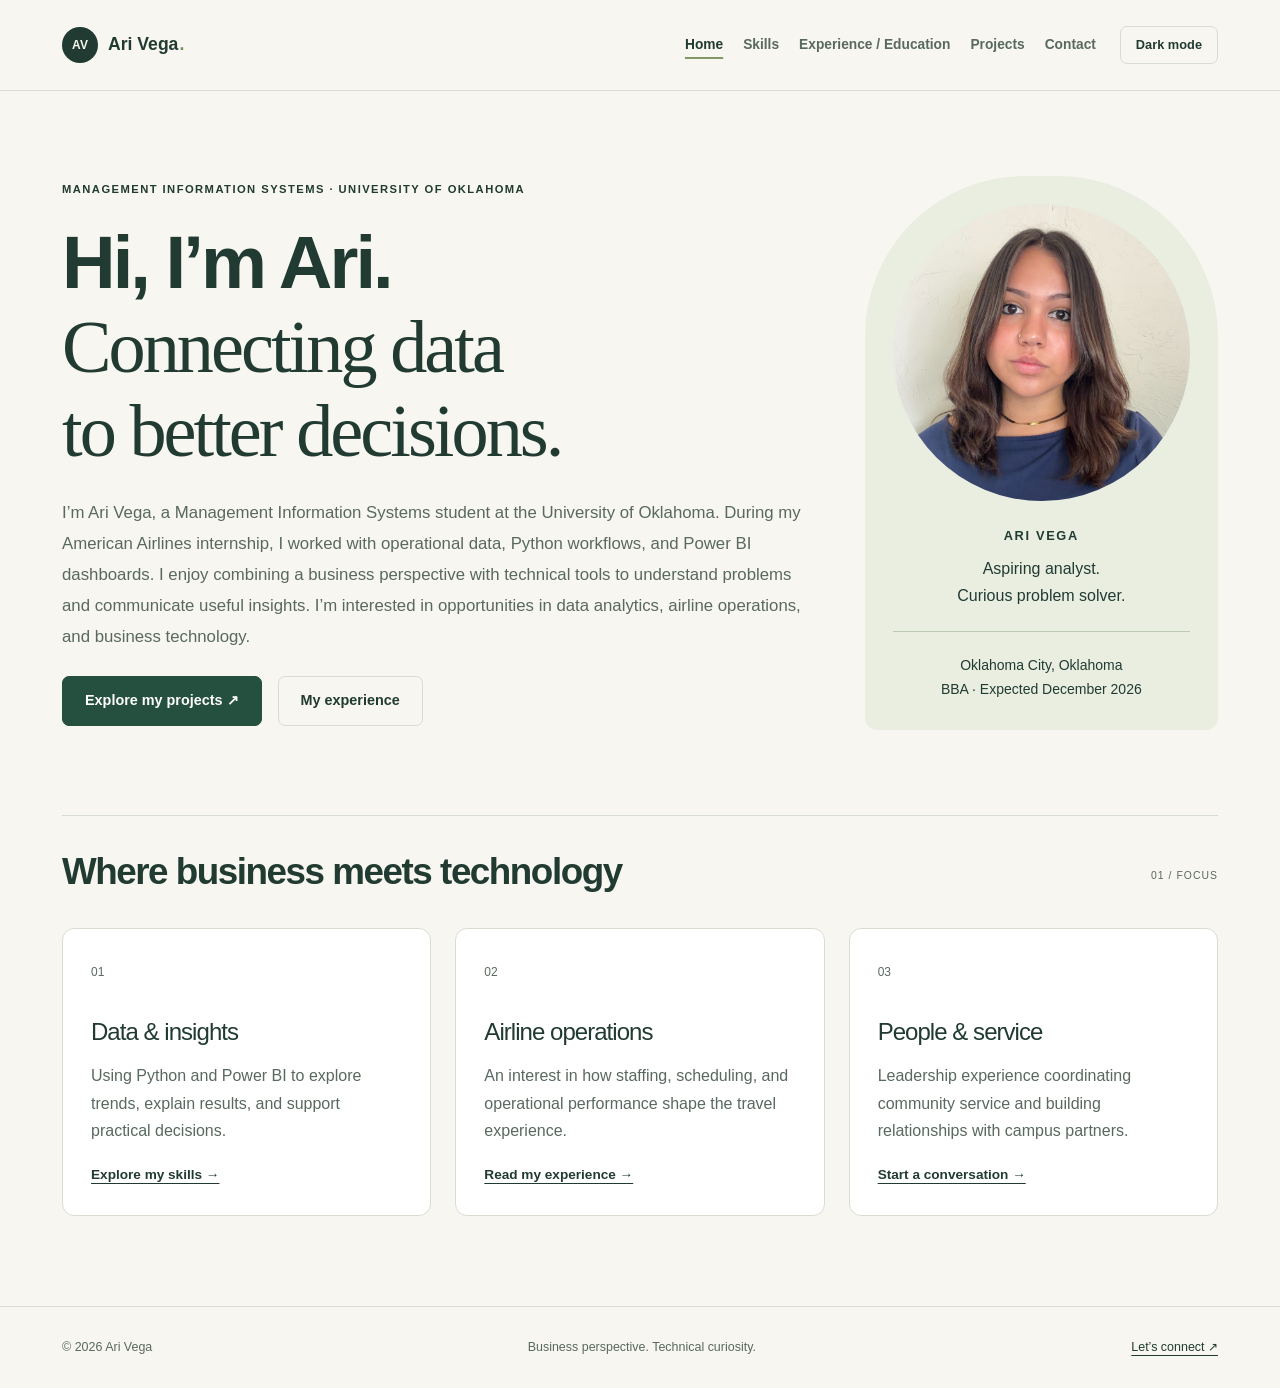
<file: index.html>
<!DOCTYPE html>
<html lang="en">
<head>
  <meta charset="UTF-8">
  <meta name="viewport" content="width=device-width, initial-scale=1">
  <meta name="description" content="Ari Vega’s portfolio: management information systems, data analytics, and technology projects.">
  <title>Home | Ari Vega</title>
  <link rel="icon" href="avatar.svg" type="image/svg+xml">
  <link rel="stylesheet" href="bootstrap.min.css">
  <link rel="stylesheet" href="style.css">
  <script src="bootstrap.bundle.min.js" defer></script>
  <script src="script.js" defer></script>
</head>
<body>
  <a class="skip-link" href="#main">Skip to content</a>
  <header>
    <nav class="navbar navbar-expand-lg" aria-label="Main navigation">
      <div class="container">
        <a class="navbar-brand" href="index.html"><span class="brand-mark" aria-hidden="true">AV</span> Ari Vega<span class="brand-dot">.</span></a>
        <button class="navbar-toggler" type="button" data-bs-toggle="collapse" data-bs-target="#portfolio-nav" aria-controls="portfolio-nav" aria-expanded="false" aria-label="Toggle navigation"><span class="navbar-toggler-icon"></span></button>
        <div class="collapse navbar-collapse" id="portfolio-nav">
          <ul class="navbar-nav ms-auto gap-lg-1"><li class="nav-item"><a class="nav-link active" aria-current="page" href="index.html">Home</a></li><li class="nav-item"><a class="nav-link"  href="skills.html">Skills</a></li><li class="nav-item"><a class="nav-link"  href="experience.html">Experience / Education</a></li><li class="nav-item"><a class="nav-link"  href="projects.html">Projects</a></li><li class="nav-item"><a class="nav-link"  href="contact.html">Contact</a></li></ul>
          <button class="btn theme-toggle ms-lg-3" id="theme-toggle" type="button" aria-pressed="false">Dark mode</button>
        </div>
      </div>
    </nav>
  </header>
  <main id="main"><section class="home-hero container">
  <div class="row align-items-center g-5">
    <div class="col-lg-8"><p class="eyebrow">Management Information Systems · University of Oklahoma</p>
      <h1>Hi, I’m Ari.<br><span>Connecting data<br>to better decisions.</span></h1>
      <p class="intro mt-4">I’m Ari Vega, a Management Information Systems student at the University of Oklahoma. During my American Airlines internship, I worked with operational data, Python workflows, and Power BI dashboards. I enjoy combining a business perspective with technical tools to understand problems and communicate useful insights. I’m interested in opportunities in data analytics, airline operations, and business technology.</p>
      <div class="d-flex flex-wrap gap-3 mt-4"><a class="btn btn-primary btn-lg" href="projects.html">Explore my projects <span aria-hidden="true">↗</span></a><a class="btn btn-outline-primary btn-lg" href="experience.html">My experience</a></div>
    </div>
    <div class="col-lg-4"><div class="profile-card"><img src="ari-vega.jpeg" class="avatar" width="280" height="280" alt="Portrait of Ari Vega"><p class="eyebrow mt-4 mb-2">Ari Vega</p><p class="mb-0">Aspiring analyst.<br>Curious problem solver.</p><div class="profile-rule"></div><p class="small mb-0">Oklahoma City, Oklahoma<br>BBA · Expected December 2026</p></div></div>
  </div>
</section>
<section class="highlights container" aria-labelledby="highlights-heading"><div class="section-top"><h2 id="highlights-heading">Where business meets technology</h2><span class="section-number" aria-hidden="true">01 / FOCUS</span></div><div class="row g-4">
  <div class="col-md-4"><article class="card focus-card h-100"><div class="card-body"><span class="focus-number">01</span><h3 class="h4">Data & insights</h3><p>Using Python and Power BI to explore trends, explain results, and support practical decisions.</p><a href="skills.html">Explore my skills →</a></div></article></div>
  <div class="col-md-4"><article class="card focus-card h-100"><div class="card-body"><span class="focus-number">02</span><h3 class="h4">Airline operations</h3><p>An interest in how staffing, scheduling, and operational performance shape the travel experience.</p><a href="experience.html">Read my experience →</a></div></article></div>
  <div class="col-md-4"><article class="card focus-card h-100"><div class="card-body"><span class="focus-number">03</span><h3 class="h4">People & service</h3><p>Leadership experience coordinating community service and building relationships with campus partners.</p><a href="contact.html">Start a conversation →</a></div></article></div>
</div></section></main>
  <footer class="site-footer">
    <div class="container d-flex flex-wrap justify-content-between gap-3">
      <p class="mb-0">© 2026 Ari Vega</p><p class="mb-0">Business perspective. Technical curiosity.</p>
      <a href="contact.html">Let’s connect <span aria-hidden="true">↗</span></a>
    </div>
  </footer>
</body>
</html>
</file>
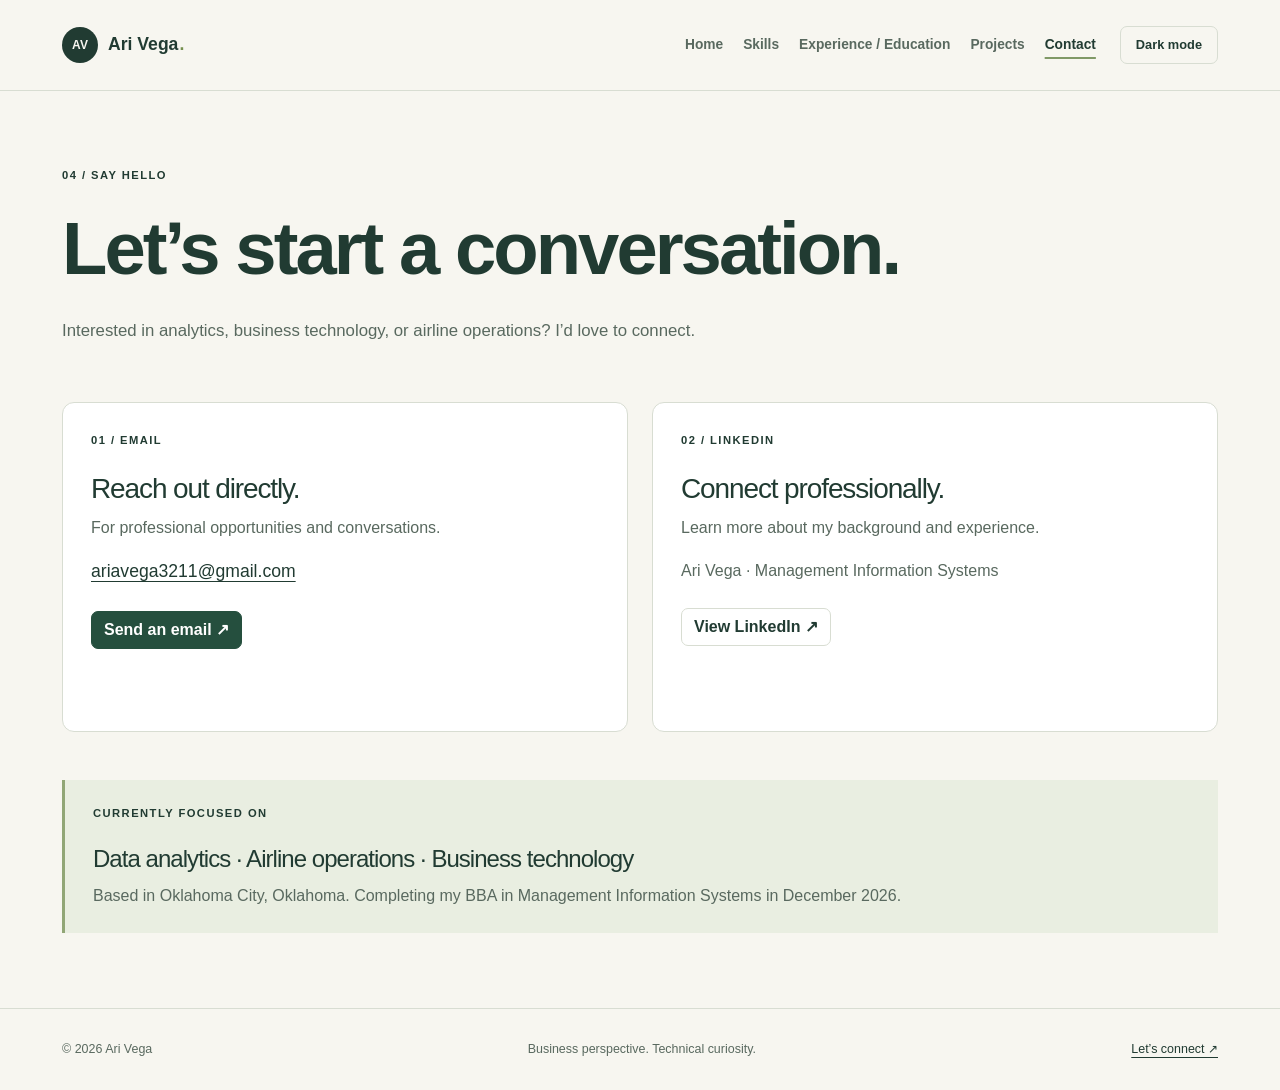
<file: contact.html>
<!DOCTYPE html>
<html lang="en">
<head>
  <meta charset="UTF-8">
  <meta name="viewport" content="width=device-width, initial-scale=1">
  <meta name="description" content="Ari Vega’s portfolio: management information systems, data analytics, and technology projects.">
  <title>Contact | Ari Vega</title>
  <link rel="icon" href="avatar.svg" type="image/svg+xml">
  <link rel="stylesheet" href="bootstrap.min.css">
  <link rel="stylesheet" href="style.css">
  <script src="bootstrap.bundle.min.js" defer></script>
  <script src="script.js" defer></script>
</head>
<body>
  <a class="skip-link" href="#main">Skip to content</a>
  <header>
    <nav class="navbar navbar-expand-lg" aria-label="Main navigation">
      <div class="container">
        <a class="navbar-brand" href="index.html"><span class="brand-mark" aria-hidden="true">AV</span> Ari Vega<span class="brand-dot">.</span></a>
        <button class="navbar-toggler" type="button" data-bs-toggle="collapse" data-bs-target="#portfolio-nav" aria-controls="portfolio-nav" aria-expanded="false" aria-label="Toggle navigation"><span class="navbar-toggler-icon"></span></button>
        <div class="collapse navbar-collapse" id="portfolio-nav">
          <ul class="navbar-nav ms-auto gap-lg-1"><li class="nav-item"><a class="nav-link"  href="index.html">Home</a></li><li class="nav-item"><a class="nav-link"  href="skills.html">Skills</a></li><li class="nav-item"><a class="nav-link"  href="experience.html">Experience / Education</a></li><li class="nav-item"><a class="nav-link"  href="projects.html">Projects</a></li><li class="nav-item"><a class="nav-link active" aria-current="page" href="contact.html">Contact</a></li></ul>
          <button class="btn theme-toggle ms-lg-3" id="theme-toggle" type="button" aria-pressed="false">Dark mode</button>
        </div>
      </div>
    </nav>
  </header>
  <main id="main"><section class="page-heading container"><p class="eyebrow">04 / SAY HELLO</p><h1>Let’s start a conversation.</h1><p class="intro">Interested in analytics, business technology, or airline operations? I’d love to connect.</p></section><section class="container content-section" aria-label="Contact options"><div class="row g-4"><div class="col-md-6"><article class="card contact-card h-100"><div class="card-body"><p class="eyebrow">01 / Email</p><h2 class="h3">Reach out directly.</h2><p>For professional opportunities and conversations.</p><a class="contact-address" href="mailto:ariavega3211@gmail.com">ariavega3211@gmail.com</a><div class="mt-4"><a class="btn btn-primary" href="mailto:ariavega3211@gmail.com">Send an email ↗</a></div></div></article></div><div class="col-md-6"><article class="card contact-card h-100"><div class="card-body"><p class="eyebrow">02 / LinkedIn</p><h2 class="h3">Connect professionally.</h2><p>Learn more about my background and experience.</p><p>Ari Vega · Management Information Systems</p><a class="btn btn-outline-primary mt-2" href="https://www.linkedin.com/in/ari-vega-mis" target="_blank" rel="noopener noreferrer">View LinkedIn <span class="visually-hidden">(opens in a new tab)</span><span aria-hidden="true">↗</span></a></div></article></div></div><aside class="contact-note mt-5"><p class="eyebrow">Currently focused on</p><h2 class="h4">Data analytics · Airline operations · Business technology</h2><p class="mb-0">Based in Oklahoma City, Oklahoma. Completing my BBA in Management Information Systems in December 2026.</p></aside></section></main>
  <footer class="site-footer">
    <div class="container d-flex flex-wrap justify-content-between gap-3">
      <p class="mb-0">© 2026 Ari Vega</p><p class="mb-0">Business perspective. Technical curiosity.</p>
      <a href="contact.html">Let’s connect <span aria-hidden="true">↗</span></a>
    </div>
  </footer>
</body>
</html>
</file>
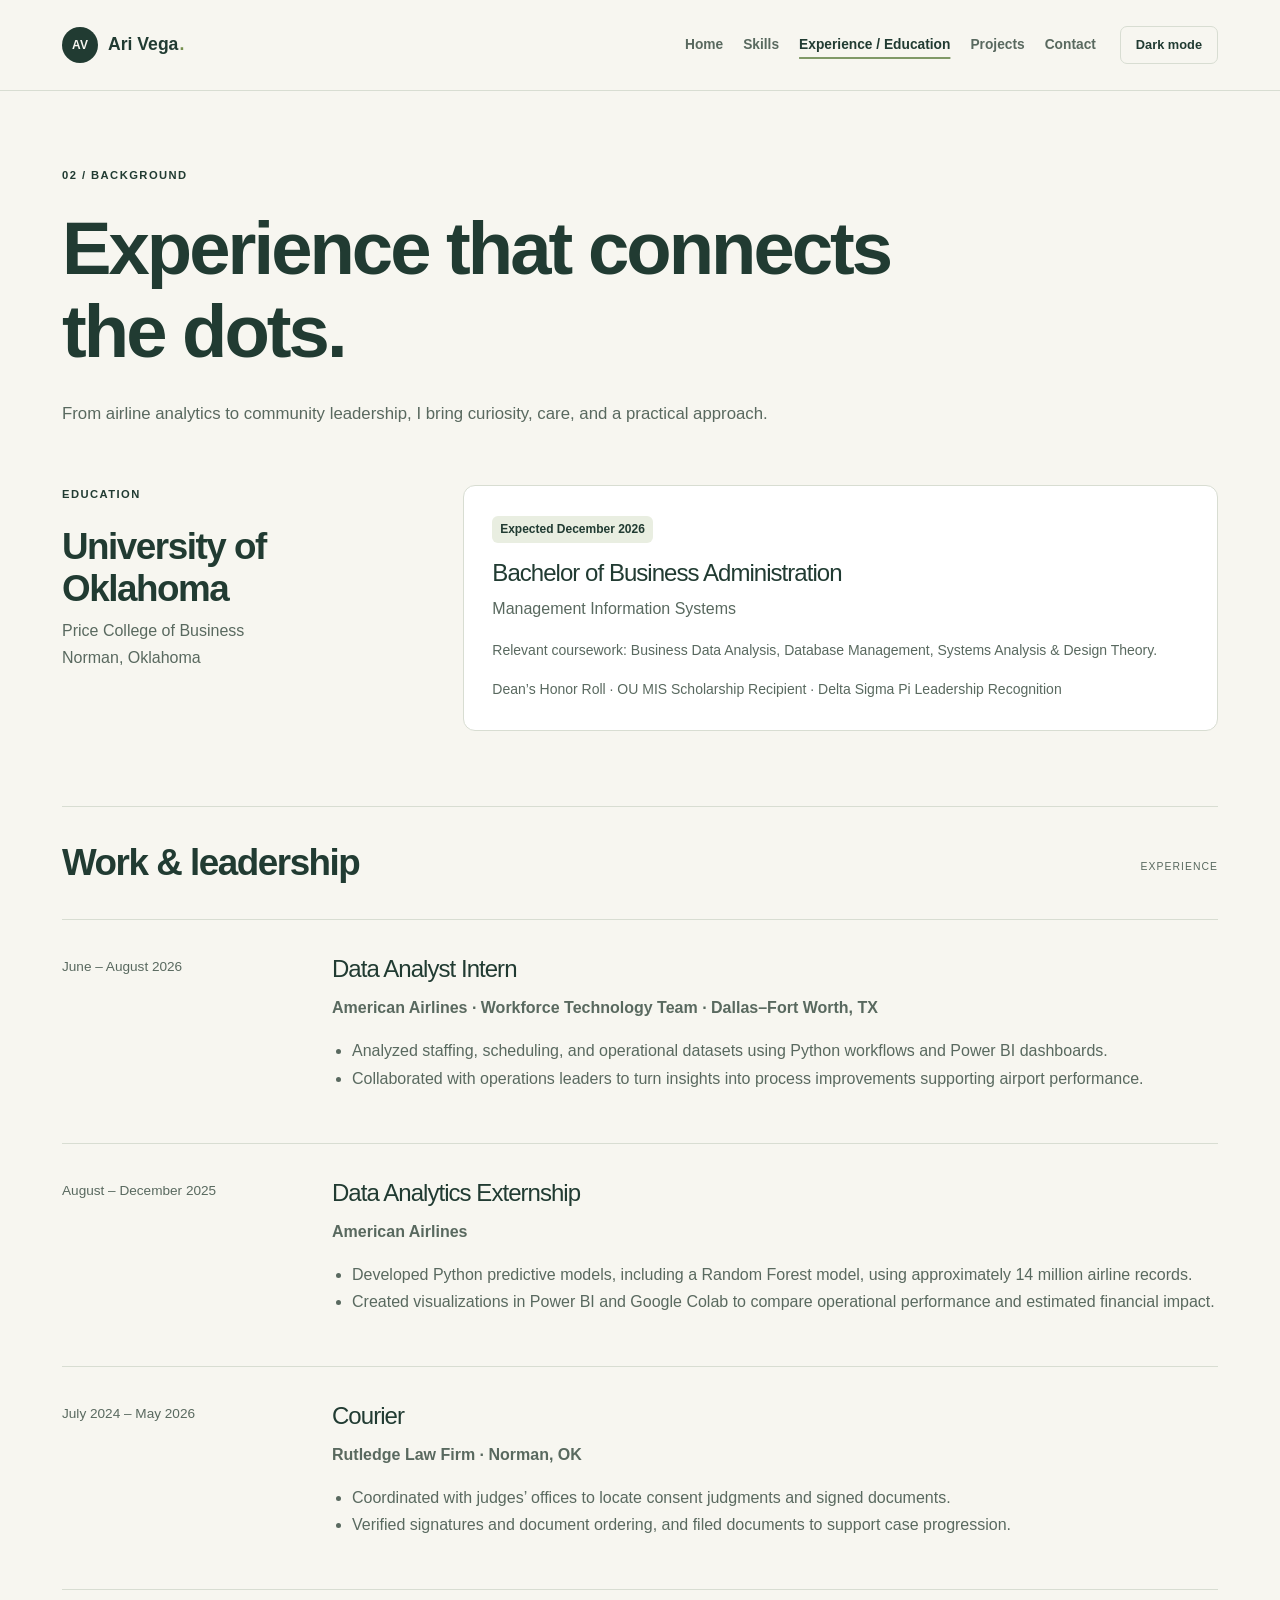
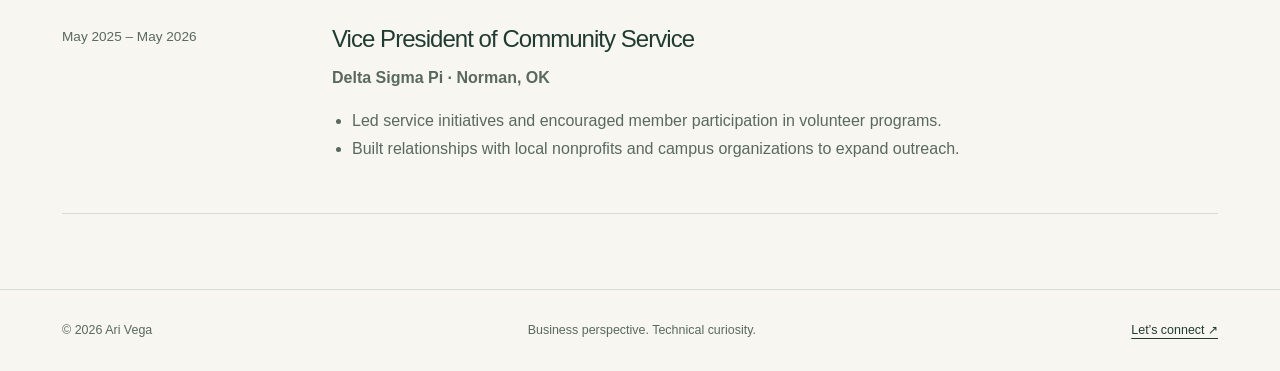
<file: experience.html>
<!DOCTYPE html>
<html lang="en">
<head>
  <meta charset="UTF-8">
  <meta name="viewport" content="width=device-width, initial-scale=1">
  <meta name="description" content="Ari Vega’s portfolio: management information systems, data analytics, and technology projects.">
  <title>Experience & Education | Ari Vega</title>
  <link rel="icon" href="avatar.svg" type="image/svg+xml">
  <link rel="stylesheet" href="bootstrap.min.css">
  <link rel="stylesheet" href="style.css">
  <script src="bootstrap.bundle.min.js" defer></script>
  <script src="script.js" defer></script>
</head>
<body>
  <a class="skip-link" href="#main">Skip to content</a>
  <header>
    <nav class="navbar navbar-expand-lg" aria-label="Main navigation">
      <div class="container">
        <a class="navbar-brand" href="index.html"><span class="brand-mark" aria-hidden="true">AV</span> Ari Vega<span class="brand-dot">.</span></a>
        <button class="navbar-toggler" type="button" data-bs-toggle="collapse" data-bs-target="#portfolio-nav" aria-controls="portfolio-nav" aria-expanded="false" aria-label="Toggle navigation"><span class="navbar-toggler-icon"></span></button>
        <div class="collapse navbar-collapse" id="portfolio-nav">
          <ul class="navbar-nav ms-auto gap-lg-1"><li class="nav-item"><a class="nav-link"  href="index.html">Home</a></li><li class="nav-item"><a class="nav-link"  href="skills.html">Skills</a></li><li class="nav-item"><a class="nav-link active" aria-current="page" href="experience.html">Experience / Education</a></li><li class="nav-item"><a class="nav-link"  href="projects.html">Projects</a></li><li class="nav-item"><a class="nav-link"  href="contact.html">Contact</a></li></ul>
          <button class="btn theme-toggle ms-lg-3" id="theme-toggle" type="button" aria-pressed="false">Dark mode</button>
        </div>
      </div>
    </nav>
  </header>
  <main id="main"><section class="page-heading container"><p class="eyebrow">02 / BACKGROUND</p><h1>Experience that connects the dots.</h1><p class="intro">From airline analytics to community leadership, I bring curiosity, care, and a practical approach.</p></section><section class="container content-section" aria-labelledby="education-heading"><div class="row g-5"><div class="col-lg-4"><p class="eyebrow">Education</p><h2 id="education-heading">University of Oklahoma</h2><p>Price College of Business<br>Norman, Oklahoma</p></div><div class="col-lg-8"><article class="card education-card"><div class="card-body"><span class="badge status-badge mb-3">Expected December 2026</span><h3 class="h4">Bachelor of Business Administration</h3><p>Management Information Systems</p><p class="small">Relevant coursework: Business Data Analysis, Database Management, Systems Analysis & Design Theory.</p><p class="mb-0 small">Dean’s Honor Roll · OU MIS Scholarship Recipient · Delta Sigma Pi Leadership Recognition</p></div></article></div></div></section><section class="container content-section" aria-labelledby="experience-heading"><div class="section-top"><h2 id="experience-heading">Work & leadership</h2><span class="section-number">EXPERIENCE</span></div><div class="timeline"><article class="experience-row"><div class="experience-date">June – August 2026</div><div><h3 class="h4">Data Analyst Intern</h3><p class="organization">American Airlines · Workforce Technology Team · Dallas–Fort Worth, TX</p><ul><li>Analyzed staffing, scheduling, and operational datasets using Python workflows and Power BI dashboards.</li><li>Collaborated with operations leaders to turn insights into process improvements supporting airport performance.</li></ul></div></article><article class="experience-row"><div class="experience-date">August – December 2025</div><div><h3 class="h4">Data Analytics Externship</h3><p class="organization">American Airlines</p><ul><li>Developed Python predictive models, including a Random Forest model, using approximately 14 million airline records.</li><li>Created visualizations in Power BI and Google Colab to compare operational performance and estimated financial impact.</li></ul></div></article><article class="experience-row"><div class="experience-date">July 2024 – May 2026</div><div><h3 class="h4">Courier</h3><p class="organization">Rutledge Law Firm · Norman, OK</p><ul><li>Coordinated with judges’ offices to locate consent judgments and signed documents.</li><li>Verified signatures and document ordering, and filed documents to support case progression.</li></ul></div></article><article class="experience-row"><div class="experience-date">May 2025 – May 2026</div><div><h3 class="h4">Vice President of Community Service</h3><p class="organization">Delta Sigma Pi · Norman, OK</p><ul><li>Led service initiatives and encouraged member participation in volunteer programs.</li><li>Built relationships with local nonprofits and campus organizations to expand outreach.</li></ul></div></article></div></section></main>
  <footer class="site-footer">
    <div class="container d-flex flex-wrap justify-content-between gap-3">
      <p class="mb-0">© 2026 Ari Vega</p><p class="mb-0">Business perspective. Technical curiosity.</p>
      <a href="contact.html">Let’s connect <span aria-hidden="true">↗</span></a>
    </div>
  </footer>
</body>
</html>
</file>
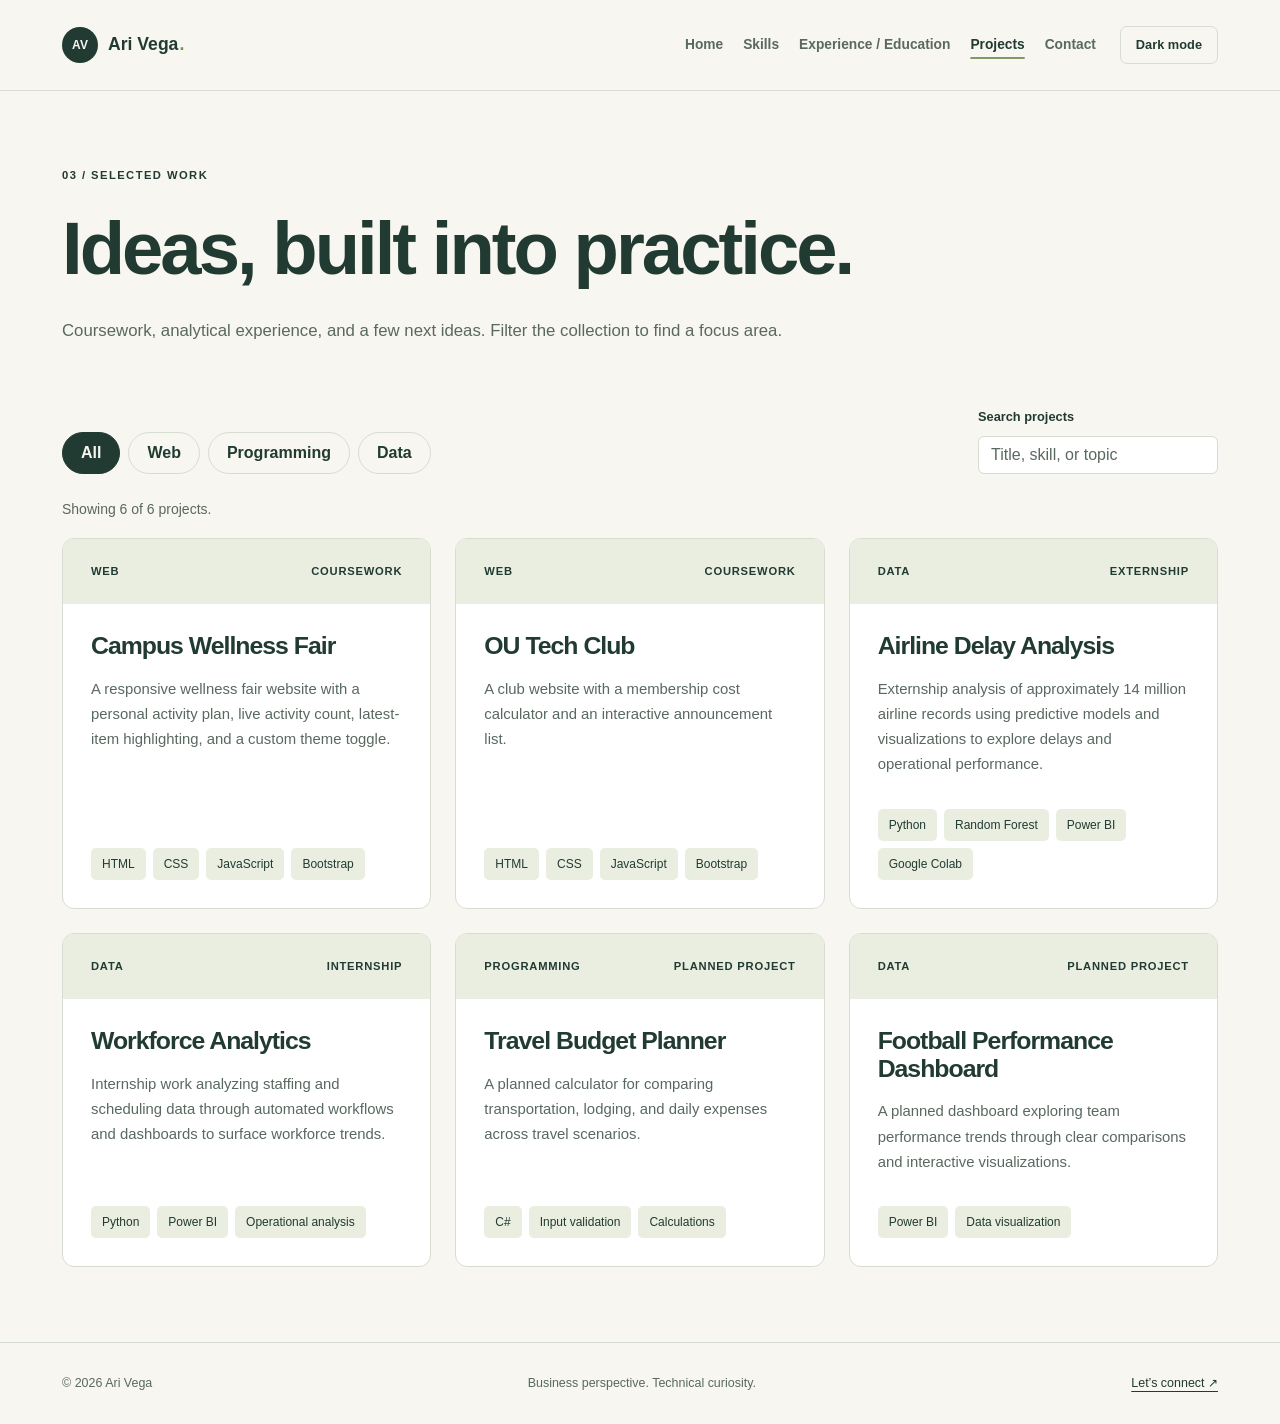
<file: projects.html>
<!DOCTYPE html>
<html lang="en">
<head>
  <meta charset="UTF-8">
  <meta name="viewport" content="width=device-width, initial-scale=1">
  <meta name="description" content="Ari Vega’s portfolio: management information systems, data analytics, and technology projects.">
  <title>Projects | Ari Vega</title>
  <link rel="icon" href="avatar.svg" type="image/svg+xml">
  <link rel="stylesheet" href="bootstrap.min.css">
  <link rel="stylesheet" href="style.css">
  <script src="bootstrap.bundle.min.js" defer></script>
  <script src="script.js" defer></script>
</head>
<body>
  <a class="skip-link" href="#main">Skip to content</a>
  <header>
    <nav class="navbar navbar-expand-lg" aria-label="Main navigation">
      <div class="container">
        <a class="navbar-brand" href="index.html"><span class="brand-mark" aria-hidden="true">AV</span> Ari Vega<span class="brand-dot">.</span></a>
        <button class="navbar-toggler" type="button" data-bs-toggle="collapse" data-bs-target="#portfolio-nav" aria-controls="portfolio-nav" aria-expanded="false" aria-label="Toggle navigation"><span class="navbar-toggler-icon"></span></button>
        <div class="collapse navbar-collapse" id="portfolio-nav">
          <ul class="navbar-nav ms-auto gap-lg-1"><li class="nav-item"><a class="nav-link"  href="index.html">Home</a></li><li class="nav-item"><a class="nav-link"  href="skills.html">Skills</a></li><li class="nav-item"><a class="nav-link"  href="experience.html">Experience / Education</a></li><li class="nav-item"><a class="nav-link active" aria-current="page" href="projects.html">Projects</a></li><li class="nav-item"><a class="nav-link"  href="contact.html">Contact</a></li></ul>
          <button class="btn theme-toggle ms-lg-3" id="theme-toggle" type="button" aria-pressed="false">Dark mode</button>
        </div>
      </div>
    </nav>
  </header>
  <main id="main"><section class="page-heading container"><p class="eyebrow">03 / SELECTED WORK</p><h1>Ideas, built into practice.</h1><p class="intro">Coursework, analytical experience, and a few next ideas. Filter the collection to find a focus area.</p></section><section class="container content-section" aria-label="Project collection"><div class="project-toolbar"><div id="project-filters" class="d-flex flex-wrap gap-2" role="group" aria-label="Filter projects by category"><button class="btn filter-button active" data-category="All" aria-pressed="true" type="button">All</button><button class="btn filter-button" data-category="Web" aria-pressed="false" type="button">Web</button><button class="btn filter-button" data-category="Programming" aria-pressed="false" type="button">Programming</button><button class="btn filter-button" data-category="Data" aria-pressed="false" type="button">Data</button></div><div class="project-search"><label for="project-search" class="form-label">Search projects</label><input class="form-control" id="project-search" type="search" placeholder="Title, skill, or topic"></div></div><p id="project-status" class="small mt-4" role="status">Loading projects…</p><div id="project-grid" class="row g-4"></div><noscript><p class="alert alert-warning">Enable JavaScript to load and filter the project collection.</p></noscript></section></main>
  <footer class="site-footer">
    <div class="container d-flex flex-wrap justify-content-between gap-3">
      <p class="mb-0">© 2026 Ari Vega</p><p class="mb-0">Business perspective. Technical curiosity.</p>
      <a href="contact.html">Let’s connect <span aria-hidden="true">↗</span></a>
    </div>
  </footer>
</body>
</html>
</file>
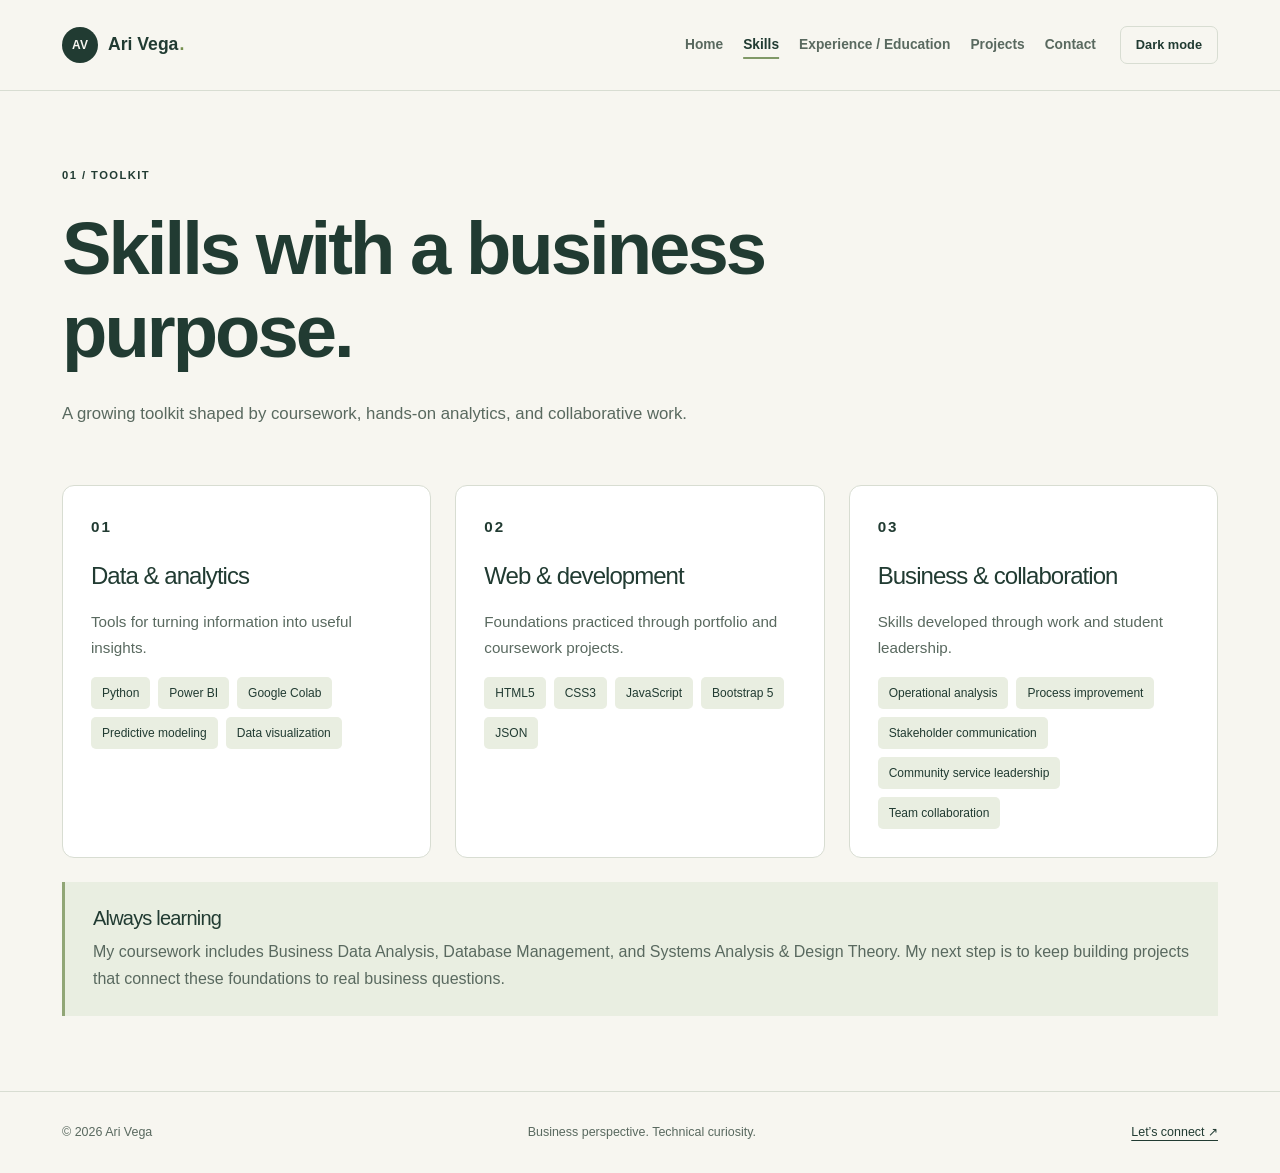
<file: skills.html>
<!DOCTYPE html>
<html lang="en">
<head>
  <meta charset="UTF-8">
  <meta name="viewport" content="width=device-width, initial-scale=1">
  <meta name="description" content="Ari Vega’s portfolio: management information systems, data analytics, and technology projects.">
  <title>Skills | Ari Vega</title>
  <link rel="icon" href="avatar.svg" type="image/svg+xml">
  <link rel="stylesheet" href="bootstrap.min.css">
  <link rel="stylesheet" href="style.css">
  <script src="bootstrap.bundle.min.js" defer></script>
  <script src="script.js" defer></script>
</head>
<body>
  <a class="skip-link" href="#main">Skip to content</a>
  <header>
    <nav class="navbar navbar-expand-lg" aria-label="Main navigation">
      <div class="container">
        <a class="navbar-brand" href="index.html"><span class="brand-mark" aria-hidden="true">AV</span> Ari Vega<span class="brand-dot">.</span></a>
        <button class="navbar-toggler" type="button" data-bs-toggle="collapse" data-bs-target="#portfolio-nav" aria-controls="portfolio-nav" aria-expanded="false" aria-label="Toggle navigation"><span class="navbar-toggler-icon"></span></button>
        <div class="collapse navbar-collapse" id="portfolio-nav">
          <ul class="navbar-nav ms-auto gap-lg-1"><li class="nav-item"><a class="nav-link"  href="index.html">Home</a></li><li class="nav-item"><a class="nav-link active" aria-current="page" href="skills.html">Skills</a></li><li class="nav-item"><a class="nav-link"  href="experience.html">Experience / Education</a></li><li class="nav-item"><a class="nav-link"  href="projects.html">Projects</a></li><li class="nav-item"><a class="nav-link"  href="contact.html">Contact</a></li></ul>
          <button class="btn theme-toggle ms-lg-3" id="theme-toggle" type="button" aria-pressed="false">Dark mode</button>
        </div>
      </div>
    </nav>
  </header>
  <main id="main"><section class="page-heading container"><p class="eyebrow">01 / TOOLKIT</p><h1>Skills with a business purpose.</h1><p class="intro">A growing toolkit shaped by coursework, hands-on analytics, and collaborative work.</p></section><section class="container content-section" aria-label="Skill categories"><div class="row g-4"><div class="col-lg-4"><article class="card h-100 skill-card"><div class="card-body"><p class="eyebrow">01</p><h2 class="h4">Data & analytics</h2><p>Tools for turning information into useful insights.</p><div class="d-flex flex-wrap gap-2"><span class="badge skill-badge">Python</span><span class="badge skill-badge">Power BI</span><span class="badge skill-badge">Google Colab</span><span class="badge skill-badge">Predictive modeling</span><span class="badge skill-badge">Data visualization</span></div></div></article></div><div class="col-lg-4"><article class="card h-100 skill-card"><div class="card-body"><p class="eyebrow">02</p><h2 class="h4">Web & development</h2><p>Foundations practiced through portfolio and coursework projects.</p><div class="d-flex flex-wrap gap-2"><span class="badge skill-badge">HTML5</span><span class="badge skill-badge">CSS3</span><span class="badge skill-badge">JavaScript</span><span class="badge skill-badge">Bootstrap 5</span><span class="badge skill-badge">JSON</span></div></div></article></div><div class="col-lg-4"><article class="card h-100 skill-card"><div class="card-body"><p class="eyebrow">03</p><h2 class="h4">Business & collaboration</h2><p>Skills developed through work and student leadership.</p><div class="d-flex flex-wrap gap-2"><span class="badge skill-badge">Operational analysis</span><span class="badge skill-badge">Process improvement</span><span class="badge skill-badge">Stakeholder communication</span><span class="badge skill-badge">Community service leadership</span><span class="badge skill-badge">Team collaboration</span></div></div></article></div></div><div class="note-panel mt-4"><h2 class="h5">Always learning</h2><p class="mb-0">My coursework includes Business Data Analysis, Database Management, and Systems Analysis & Design Theory. My next step is to keep building projects that connect these foundations to real business questions.</p></div></section></main>
  <footer class="site-footer">
    <div class="container d-flex flex-wrap justify-content-between gap-3">
      <p class="mb-0">© 2026 Ari Vega</p><p class="mb-0">Business perspective. Technical curiosity.</p>
      <a href="contact.html">Let’s connect <span aria-hidden="true">↗</span></a>
    </div>
  </footer>
</body>
</html>
</file>
<file: style.css>
/* A shared visual system for every portfolio page. */
:root {
  --paper: #f7f6f0;
  --surface: #ffffff;
  --ink: #213b32;
  --muted: #59695f;
  --line: #d8ddd2;
  --soft: #e9eee1;
  --accent: #c9e3a1;
  --bs-body-bg: var(--paper);
  --bs-body-color: var(--ink);
}
body { background: var(--paper); color: var(--ink); font-family: 'Segoe UI', Arial, sans-serif; line-height: 1.7; }
a { color: var(--ink); text-underline-offset: 4px; }
a:hover { color: #52733d; }
:focus-visible { outline: 3px solid #6c8d47; outline-offset: 4px; }
h1, h2, h3 { line-height: 1.12; letter-spacing: -.04em; font-weight: 650; }
h1 { font-size: clamp(2.6rem, 5.8vw, 4.9rem); }
h2 { font-size: clamp(1.7rem, 3vw, 2.3rem); }
p { color: var(--muted); }
.container { max-width: 1180px; }
.skip-link { position: absolute; left: 20px; top: -100px; z-index: 2000; background: var(--surface); padding: 10px; }
.skip-link:focus { top: 10px; }
.navbar { padding: 22px 0; border-bottom: 1px solid var(--line); background: var(--paper); }
.navbar-brand { font-weight: 700; font-size: 1.1rem; color: var(--ink); display: flex; gap: 10px; align-items: center; }
.brand-mark { background: var(--ink); color: var(--paper); border-radius: 50%; width: 36px; height: 36px; display: inline-grid; place-items: center; font-size: .75rem; }
.brand-dot { color: #75904f; margin-left: -9px; }
.nav-link { color: var(--muted); font-size: .86rem; font-weight: 600; }
.navbar-nav .nav-link.active { color: var(--ink); text-decoration: underline; text-decoration-color: #809967; text-decoration-thickness: 2px; text-underline-offset: 8px; }
.theme-toggle { border: 1px solid var(--line); border-radius: 24px; font-size: .8rem; color: var(--ink); padding: 8px 15px; }
.theme-toggle:hover { background: var(--soft); }
.home-hero { padding-top: 85px; padding-bottom: 85px; }
.home-hero h1 span { font-family: Georgia, serif; font-weight: 400; }
.eyebrow { text-transform: uppercase; font-size: .7rem; letter-spacing: .13em; font-weight: 700; color: var(--ink); margin-bottom: 22px; }
.intro { max-width: 740px; font-size: 1.05rem; line-height: 1.85; }
.btn { border-radius: 7px; font-weight: 600; }
.btn-primary { --bs-btn-bg: #254f3e; --bs-btn-border-color: #254f3e; --bs-btn-hover-bg: #193c2d; --bs-btn-hover-border-color: #193c2d; --bs-btn-active-bg: #193c2d; --bs-btn-active-border-color: #193c2d; }
.btn-outline-primary { --bs-btn-color: var(--ink); --bs-btn-border-color: var(--line); --bs-btn-hover-bg: var(--soft); --bs-btn-hover-color: var(--ink); --bs-btn-hover-border-color: var(--ink); --bs-btn-active-bg: var(--soft); --bs-btn-active-color: var(--ink); --bs-btn-active-border-color: var(--ink); }
.btn-lg { font-size: .9rem; padding: 13px 22px; }
.profile-card { background: var(--soft); padding: 28px; border-radius: 160px 160px 12px 12px; text-align: center; }
.avatar { display: block; width: 100%; height: auto; aspect-ratio: 1; object-fit: cover; object-position: 50% 30%; border-radius: 50%; }
.profile-card .eyebrow { font-size: .8rem; }
.profile-rule { height: 1px; background: #bccbb1; margin: 22px 0; }
.profile-card p { color: var(--ink); }
.highlights { padding-bottom: 90px; }
.section-top { display: flex; align-items: center; justify-content: space-between; gap: 25px; margin-bottom: 28px; padding-top: 35px; border-top: 1px solid var(--line); }
.section-number { white-space: nowrap; font-size: .65rem; letter-spacing: .1em; color: var(--muted); }
.card { background: var(--surface); color: var(--ink); border: 1px solid var(--line); border-radius: 12px; overflow: hidden; }
.card-body { padding: 28px; }
.focus-number { display: inline-block; margin-bottom: 35px; font-size: .75rem; color: var(--muted); }
.focus-card h3 { margin-bottom: 16px; }
.focus-card a { font-size: .85rem; font-weight: 600; }
.page-heading { padding-top: 75px; padding-bottom: 40px; }
.page-heading h1 { max-width: 900px; margin-bottom: 25px; }
.content-section { padding-bottom: 75px; }
.skill-card p { font-size: .95rem; }
.skill-card h2 { margin-bottom: 18px; }
.badge { white-space: normal; line-height: 1.5; text-align: left; }
.skill-badge { background: var(--soft); color: var(--ink); font-weight: 500; padding: 7px 11px; border-radius: 5px; }
.note-panel, .contact-note { border-left: 3px solid #91a676; padding: 24px 28px; background: var(--soft); }
.status-badge { background: var(--soft); color: var(--ink); font-weight: 600; }
.timeline { border-top: 1px solid var(--line); }
.experience-row { display: grid; grid-template-columns: 240px 1fr; gap: 30px; padding: 35px 0; border-bottom: 1px solid var(--line); }
.experience-date { font-size: .85rem; color: var(--muted); }
.organization { margin: 10px 0 16px; font-weight: 600; }
.experience-row ul { padding-left: 20px; color: var(--muted); }
.project-toolbar { display: flex; flex-wrap: wrap; align-items: end; justify-content: space-between; gap: 24px; }
.filter-button { border: 1px solid var(--line); color: var(--ink); padding: 8px 18px; border-radius: 22px; }
.filter-button.active, .filter-button:hover { background: var(--ink); color: var(--paper); border-color: var(--ink); }
.project-search { min-width: 240px; }
.form-label { font-size: .8rem; font-weight: 600; }
.form-control { background-color: var(--surface); color: var(--ink); border-color: var(--line); }
.form-control:focus { background-color: var(--surface); color: var(--ink); border-color: #75904f; box-shadow: 0 0 0 .2rem #75904f33; }
.form-control::placeholder { color: var(--muted); }
.project-card .card-body { display: flex; flex-direction: column; }
.project-category { background: var(--soft); padding: 23px 28px; display: flex; justify-content: space-between; gap: 12px; }
.project-category span { font-size: .7rem; font-weight: 650; text-transform: uppercase; letter-spacing: .07em; }
.project-card h2 { font-size: 1.55rem; margin-bottom: 17px; }
.project-card p { font-size: .93rem; }
.project-technologies { margin-top: auto; padding-top: 15px; display: flex; flex-wrap: wrap; gap: 7px; }
.contact-card { min-height: 330px; }
.contact-address { overflow-wrap: anywhere; font-size: 1.1rem; }
.site-footer { border-top: 1px solid var(--line); padding: 30px 0; font-size: .78rem; }
/* Custom class, persisted between pages by script.js. */
.dark-mode { --paper: #15221c; --surface: #1d3026; --ink: #edf2e8; --muted: #bbcabc; --line: #3b5142; --soft: #2c4030; color-scheme: dark; }
.dark-mode .navbar-toggler-icon { filter: invert(1); }
.dark-mode .navbar-toggler { border-color: var(--line); }
.dark-mode .btn-primary { --bs-btn-bg: #c9e3a1; --bs-btn-border-color: #c9e3a1; --bs-btn-color: #15221c; --bs-btn-hover-bg: #b5d18a; --bs-btn-hover-border-color: #b5d18a; --bs-btn-hover-color: #15221c; --bs-btn-active-bg: #b5d18a; --bs-btn-active-color: #15221c; }
.dark-mode a:hover { color: #c9e3a1; }
@media (max-width: 991.98px) { .navbar-collapse { padding-top: 20px; } .theme-toggle { margin-top: 15px; } .home-hero { padding-top: 55px; } .profile-card { max-width: 350px; margin: auto; } }
@media (max-width: 576px) { .container { padding-left: 22px; padding-right: 22px; } .home-hero, .page-heading { padding-top: 42px; } .home-hero { padding-bottom: 50px; } .eyebrow { font-size: .64rem; } .section-top { align-items: start; } .section-number { display: none; } .card-body { padding: 23px; } .experience-row { grid-template-columns: 1fr; gap: 10px; } .project-search { width: 100%; min-width: 0; } .highlights, .content-section { padding-bottom: 50px; } }
@media (prefers-reduced-motion: reduce) { *, *::before, *::after { scroll-behavior: auto !important; transition: none !important; } }
</file>
